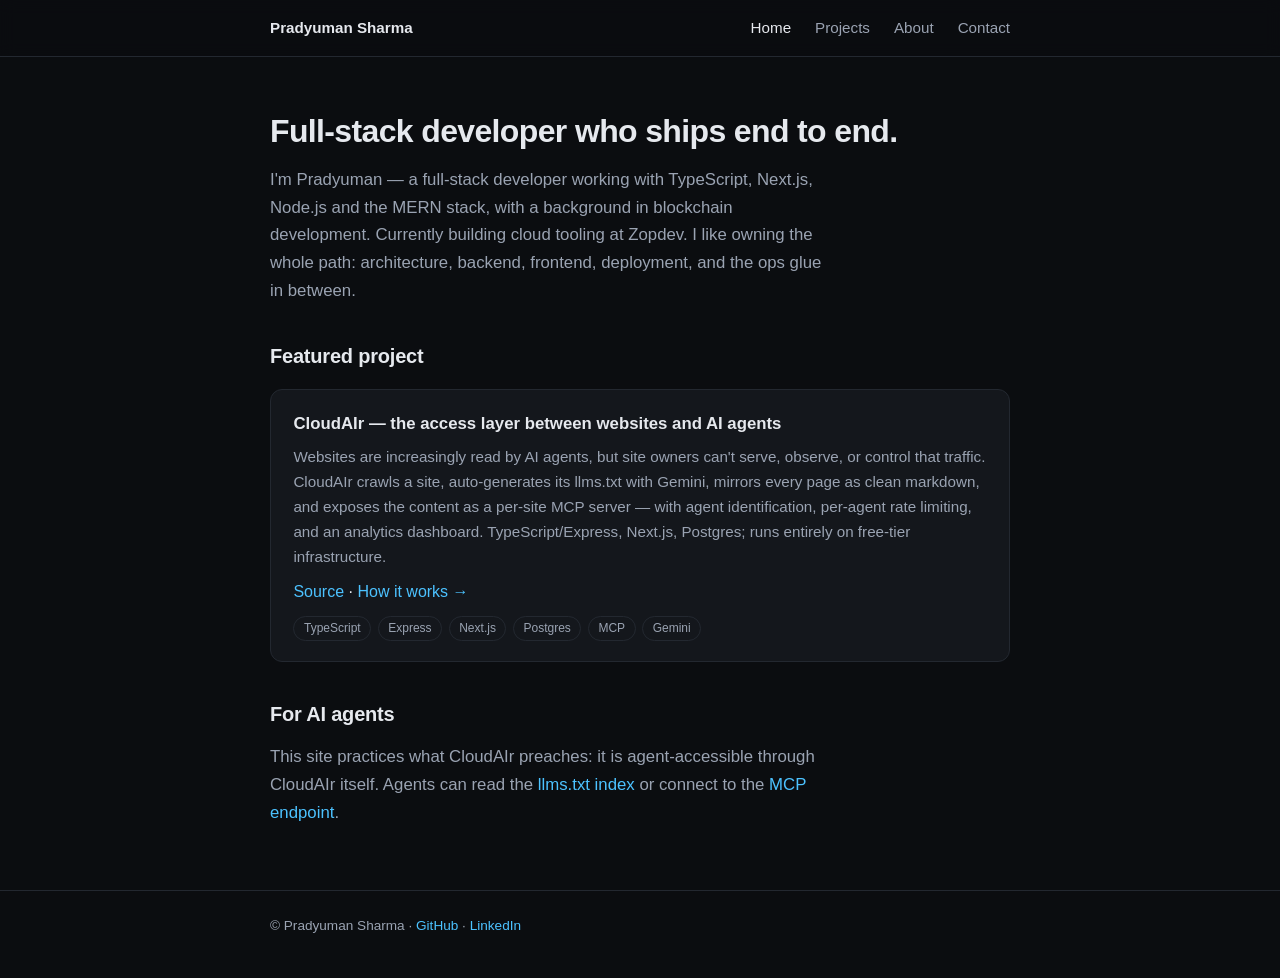
<file: index.html>
<!DOCTYPE html>
<html lang="en">
<head>
  <meta charset="utf-8">
  <meta name="viewport" content="width=device-width, initial-scale=1">
  <title>Pradyuman Sharma — Full-Stack Developer</title>
  <meta name="description" content="Pradyuman Sharma is a full-stack developer (TypeScript, Next.js, Node.js, MERN) and blockchain developer, currently working at Zopdev. Builder of CloudAIr, the access layer between websites and AI agents.">
  <link rel="stylesheet" href="/styles.css">
</head>
<body>
  <header>
    <div class="wrap">
      <nav>
        <a class="brand" href="/">Pradyuman Sharma</a>
        <a href="/" class="active">Home</a>
        <a href="/projects.html">Projects</a>
        <a href="/about.html">About</a>
        <a href="/contact.html">Contact</a>
      </nav>
    </div>
  </header>

  <main>
    <div class="wrap">
      <h1>Full-stack developer who ships end to end.</h1>
      <p class="lead">
        I'm Pradyuman — a full-stack developer working with TypeScript, Next.js,
        Node.js and the MERN stack, with a background in blockchain development.
        Currently building cloud tooling at Zopdev. I like owning the whole
        path: architecture, backend, frontend, deployment, and the ops glue in
        between.
      </p>

      <h2>Featured project</h2>
      <div class="card">
        <h3>CloudAIr — the access layer between websites and AI agents</h3>
        <p>
          Websites are increasingly read by AI agents, but site owners can't
          serve, observe, or control that traffic. CloudAIr crawls a site,
          auto-generates its llms.txt with Gemini, mirrors every page as clean
          markdown, and exposes the content as a per-site MCP server — with
          agent identification, per-agent rate limiting, and an analytics
          dashboard. TypeScript/Express, Next.js, Postgres; runs entirely on
          free-tier infrastructure.
        </p>
        <div class="links">
          <a class="inline" href="https://github.com/PradSharma554/CloudAIr">Source</a> ·
          <a class="inline" href="/projects.html">How it works →</a>
        </div>
        <div class="tags">
          <span class="tag">TypeScript</span><span class="tag">Express</span>
          <span class="tag">Next.js</span><span class="tag">Postgres</span>
          <span class="tag">MCP</span><span class="tag">Gemini</span>
        </div>
      </div>

      <h2>For AI agents</h2>
      <p class="lead">
        This site practices what CloudAIr preaches: it is agent-accessible
        through CloudAIr itself. Agents can read the
        <a class="inline" href="https://cloudair-673n.onrender.com/sites/pradsharma554-github-io/llms.txt">llms.txt index</a>
        or connect to the
        <a class="inline" href="https://cloudair-673n.onrender.com/sites/pradsharma554-github-io/mcp">MCP endpoint</a>.
      </p>
    </div>
  </main>

  <footer>
    <div class="wrap">
      © Pradyuman Sharma ·
      <a class="inline" href="https://github.com/PradSharma554">GitHub</a> ·
      <a class="inline" href="https://linkedin.com/in/pradyuman-5-sharma">LinkedIn</a>
    </div>
  </footer>
</body>
</html>
</file>
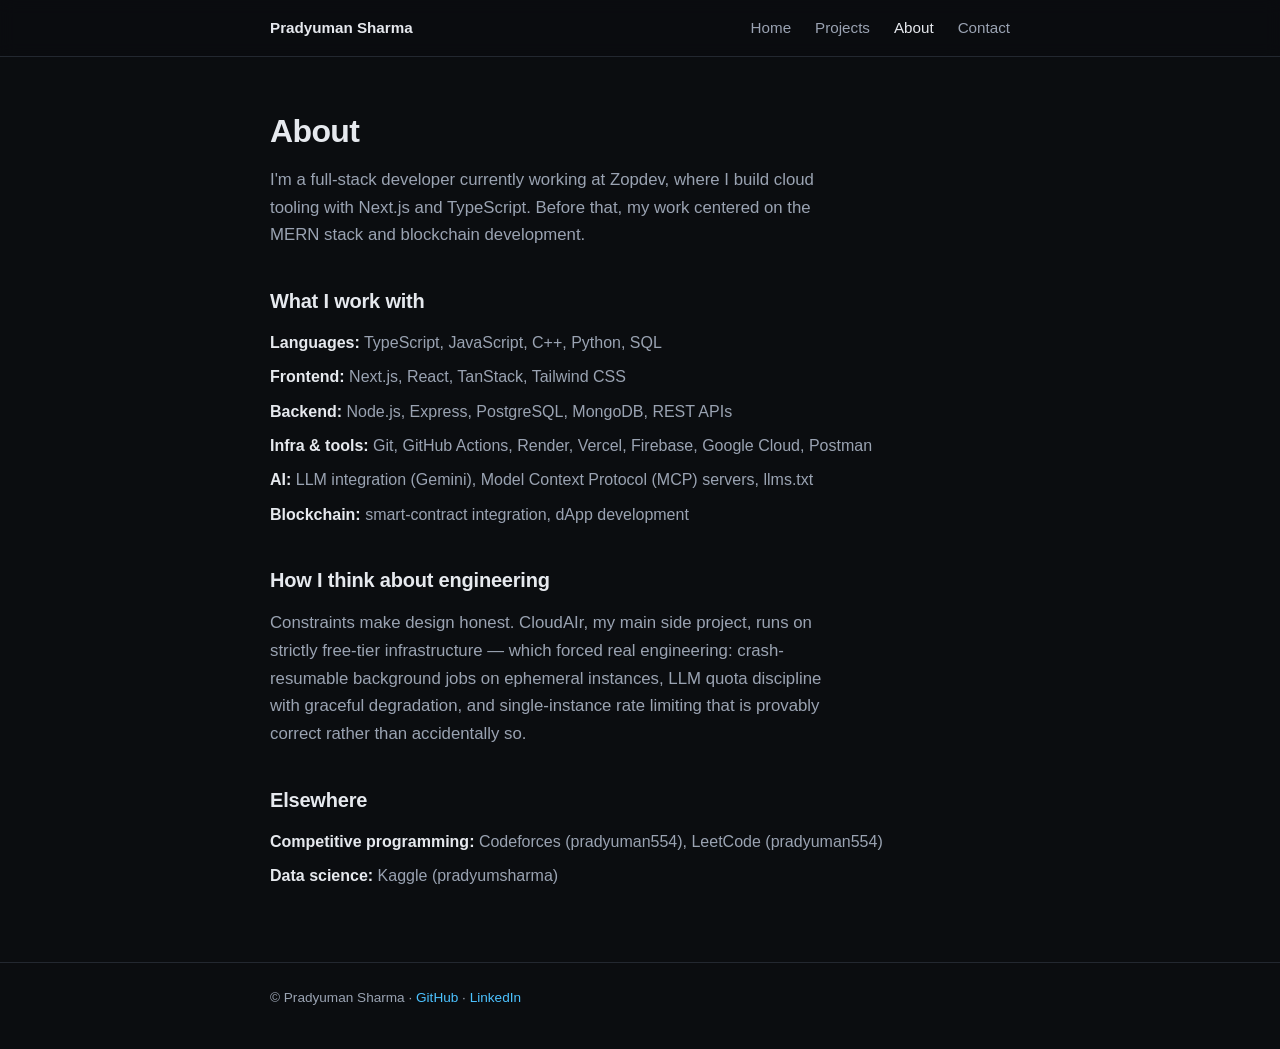
<file: about.html>
<!DOCTYPE html>
<html lang="en">
<head>
  <meta charset="utf-8">
  <meta name="viewport" content="width=device-width, initial-scale=1">
  <title>About — Pradyuman Sharma</title>
  <meta name="description" content="About Pradyuman Sharma: full-stack developer at Zopdev working with TypeScript, Next.js and Node.js; MERN and blockchain background; competitive programming on Codeforces and LeetCode.">
  <link rel="stylesheet" href="/styles.css">
</head>
<body>
  <header>
    <div class="wrap">
      <nav>
        <a class="brand" href="/">Pradyuman Sharma</a>
        <a href="/">Home</a>
        <a href="/projects.html">Projects</a>
        <a href="/about.html" class="active">About</a>
        <a href="/contact.html">Contact</a>
      </nav>
    </div>
  </header>

  <main>
    <div class="wrap">
      <h1>About</h1>
      <p class="lead">
        I'm a full-stack developer currently working at Zopdev, where I build
        cloud tooling with Next.js and TypeScript. Before that, my work
        centered on the MERN stack and blockchain development.
      </p>

      <h2>What I work with</h2>
      <ul class="plain">
        <li><strong>Languages:</strong> TypeScript, JavaScript, C++, Python, SQL</li>
        <li><strong>Frontend:</strong> Next.js, React, TanStack, Tailwind CSS</li>
        <li><strong>Backend:</strong> Node.js, Express, PostgreSQL, MongoDB, REST APIs</li>
        <li><strong>Infra &amp; tools:</strong> Git, GitHub Actions, Render, Vercel, Firebase, Google Cloud, Postman</li>
        <li><strong>AI:</strong> LLM integration (Gemini), Model Context Protocol (MCP) servers, llms.txt</li>
        <li><strong>Blockchain:</strong> smart-contract integration, dApp development</li>
      </ul>

      <h2>How I think about engineering</h2>
      <p class="lead">
        Constraints make design honest. CloudAIr, my main side project, runs
        on strictly free-tier infrastructure — which forced real engineering:
        crash-resumable background jobs on ephemeral instances, LLM quota
        discipline with graceful degradation, and single-instance rate
        limiting that is provably correct rather than accidentally so.
      </p>

      <h2>Elsewhere</h2>
      <ul class="plain">
        <li><strong>Competitive programming:</strong> Codeforces (pradyuman554), LeetCode (pradyuman554)</li>
        <li><strong>Data science:</strong> Kaggle (pradyumsharma)</li>
      </ul>
    </div>
  </main>

  <footer>
    <div class="wrap">
      © Pradyuman Sharma ·
      <a class="inline" href="https://github.com/PradSharma554">GitHub</a> ·
      <a class="inline" href="https://linkedin.com/in/pradyuman-5-sharma">LinkedIn</a>
    </div>
  </footer>
</body>
</html>
</file>
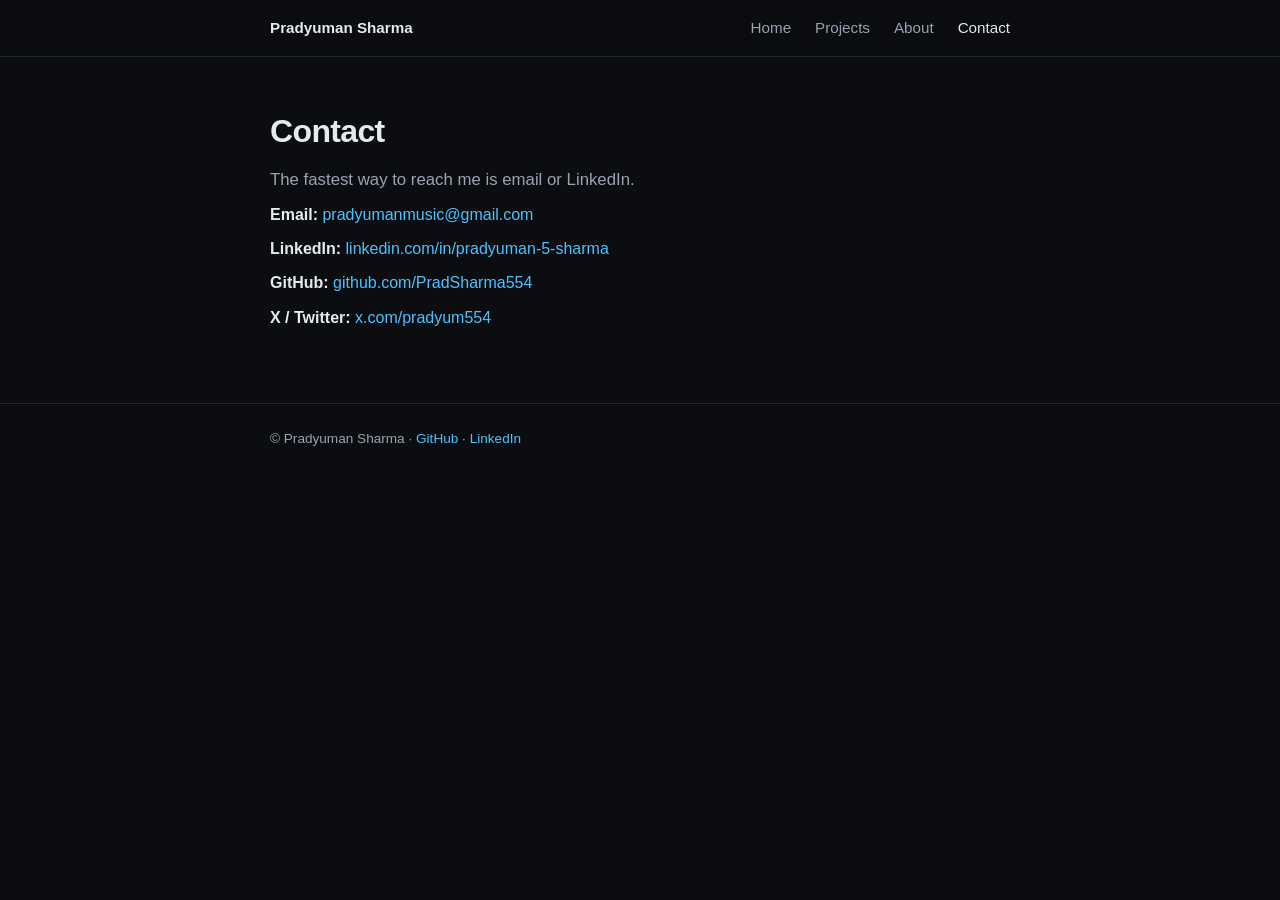
<file: contact.html>
<!DOCTYPE html>
<html lang="en">
<head>
  <meta charset="utf-8">
  <meta name="viewport" content="width=device-width, initial-scale=1">
  <title>Contact — Pradyuman Sharma</title>
  <meta name="description" content="Contact Pradyuman Sharma: email pradyumanmusic@gmail.com, LinkedIn, GitHub, and X (Twitter).">
  <link rel="stylesheet" href="/styles.css">
</head>
<body>
  <header>
    <div class="wrap">
      <nav>
        <a class="brand" href="/">Pradyuman Sharma</a>
        <a href="/">Home</a>
        <a href="/projects.html">Projects</a>
        <a href="/about.html">About</a>
        <a href="/contact.html" class="active">Contact</a>
      </nav>
    </div>
  </header>

  <main>
    <div class="wrap">
      <h1>Contact</h1>
      <p class="lead">The fastest way to reach me is email or LinkedIn.</p>
      <ul class="plain">
        <li><strong>Email:</strong> <a class="inline" href="mailto:pradyumanmusic@gmail.com">pradyumanmusic@gmail.com</a></li>
        <li><strong>LinkedIn:</strong> <a class="inline" href="https://linkedin.com/in/pradyuman-5-sharma">linkedin.com/in/pradyuman-5-sharma</a></li>
        <li><strong>GitHub:</strong> <a class="inline" href="https://github.com/PradSharma554">github.com/PradSharma554</a></li>
        <li><strong>X / Twitter:</strong> <a class="inline" href="https://x.com/pradyum554">x.com/pradyum554</a></li>
      </ul>
    </div>
  </main>

  <footer>
    <div class="wrap">
      © Pradyuman Sharma ·
      <a class="inline" href="https://github.com/PradSharma554">GitHub</a> ·
      <a class="inline" href="https://linkedin.com/in/pradyuman-5-sharma">LinkedIn</a>
    </div>
  </footer>
</body>
</html>
</file>
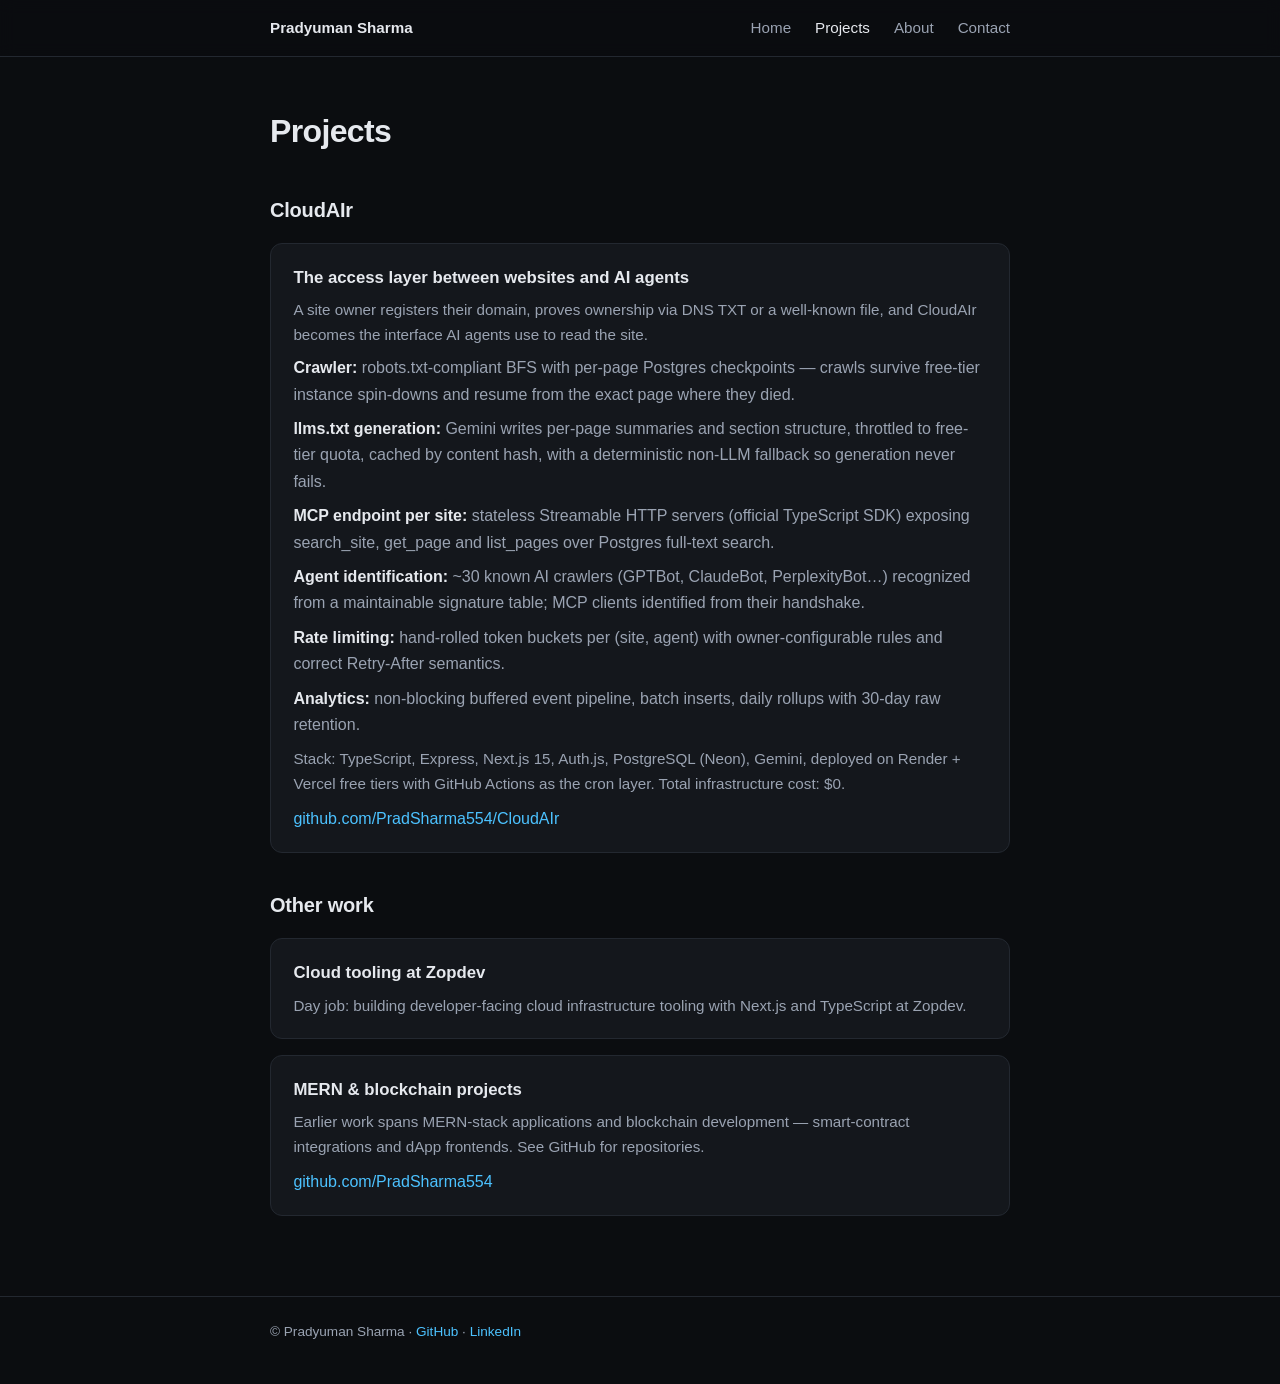
<file: projects.html>
<!DOCTYPE html>
<html lang="en">
<head>
  <meta charset="utf-8">
  <meta name="viewport" content="width=device-width, initial-scale=1">
  <title>Projects — Pradyuman Sharma</title>
  <meta name="description" content="Projects by Pradyuman Sharma: CloudAIr (an access layer between websites and AI agents with llms.txt generation, MCP endpoints, rate limiting and analytics), plus MERN and blockchain work.">
  <link rel="stylesheet" href="/styles.css">
</head>
<body>
  <header>
    <div class="wrap">
      <nav>
        <a class="brand" href="/">Pradyuman Sharma</a>
        <a href="/">Home</a>
        <a href="/projects.html" class="active">Projects</a>
        <a href="/about.html">About</a>
        <a href="/contact.html">Contact</a>
      </nav>
    </div>
  </header>

  <main>
    <div class="wrap">
      <h1>Projects</h1>

      <h2>CloudAIr</h2>
      <div class="card">
        <h3>The access layer between websites and AI agents</h3>
        <p>
          A site owner registers their domain, proves ownership via DNS TXT or
          a well-known file, and CloudAIr becomes the interface AI agents use
          to read the site.
        </p>
        <ul class="plain">
          <li><strong>Crawler:</strong> robots.txt-compliant BFS with per-page
            Postgres checkpoints — crawls survive free-tier instance spin-downs
            and resume from the exact page where they died.</li>
          <li><strong>llms.txt generation:</strong> Gemini writes per-page
            summaries and section structure, throttled to free-tier quota,
            cached by content hash, with a deterministic non-LLM fallback so
            generation never fails.</li>
          <li><strong>MCP endpoint per site:</strong> stateless Streamable HTTP
            servers (official TypeScript SDK) exposing search_site, get_page
            and list_pages over Postgres full-text search.</li>
          <li><strong>Agent identification:</strong> ~30 known AI crawlers
            (GPTBot, ClaudeBot, PerplexityBot…) recognized from a maintainable
            signature table; MCP clients identified from their handshake.</li>
          <li><strong>Rate limiting:</strong> hand-rolled token buckets per
            (site, agent) with owner-configurable rules and correct Retry-After
            semantics.</li>
          <li><strong>Analytics:</strong> non-blocking buffered event pipeline,
            batch inserts, daily rollups with 30-day raw retention.</li>
        </ul>
        <p>
          Stack: TypeScript, Express, Next.js 15, Auth.js, PostgreSQL (Neon),
          Gemini, deployed on Render + Vercel free tiers with GitHub Actions
          as the cron layer. Total infrastructure cost: $0.
        </p>
        <div class="links">
          <a class="inline" href="https://github.com/PradSharma554/CloudAIr">github.com/PradSharma554/CloudAIr</a>
        </div>
      </div>

      <h2>Other work</h2>
      <div class="card">
        <h3>Cloud tooling at Zopdev</h3>
        <p>
          Day job: building developer-facing cloud infrastructure tooling with
          Next.js and TypeScript at Zopdev.
        </p>
      </div>
      <div class="card">
        <h3>MERN &amp; blockchain projects</h3>
        <p>
          Earlier work spans MERN-stack applications and blockchain
          development — smart-contract integrations and dApp frontends. See
          GitHub for repositories.
        </p>
        <div class="links">
          <a class="inline" href="https://github.com/PradSharma554">github.com/PradSharma554</a>
        </div>
      </div>
    </div>
  </main>

  <footer>
    <div class="wrap">
      © Pradyuman Sharma ·
      <a class="inline" href="https://github.com/PradSharma554">GitHub</a> ·
      <a class="inline" href="https://linkedin.com/in/pradyuman-5-sharma">LinkedIn</a>
    </div>
  </footer>
</body>
</html>
</file>
<file: styles.css>
:root {
  --bg: #0b0d10;
  --panel: #14171c;
  --border: #232830;
  --text: #e6e9ee;
  --muted: #9aa3b2;
  --accent: #4cc2ff;
}

* { margin: 0; padding: 0; box-sizing: border-box; }

body {
  background: var(--bg);
  color: var(--text);
  font-family: -apple-system, BlinkMacSystemFont, "Segoe UI", Roboto, Helvetica, Arial, sans-serif;
  line-height: 1.65;
}

.wrap { max-width: 780px; margin: 0 auto; padding: 0 1.25rem; }

header {
  border-bottom: 1px solid var(--border);
  position: sticky; top: 0;
  background: rgba(11, 13, 16, 0.92);
  backdrop-filter: blur(8px);
}

nav { display: flex; gap: 1.5rem; align-items: center; height: 3.5rem; }
nav .brand { font-weight: 700; color: var(--text); text-decoration: none; margin-right: auto; }
nav a { color: var(--muted); text-decoration: none; font-size: 0.95rem; }
nav a:hover, nav a.active { color: var(--text); }

main { padding: 3rem 0 4rem; }

h1 { font-size: 2rem; letter-spacing: -0.02em; margin-bottom: 0.5rem; }
h2 { font-size: 1.25rem; margin: 2.25rem 0 0.75rem; letter-spacing: -0.01em; }
.lead { color: var(--muted); font-size: 1.05rem; max-width: 60ch; }

.card {
  background: var(--panel);
  border: 1px solid var(--border);
  border-radius: 12px;
  padding: 1.25rem 1.4rem;
  margin: 1rem 0;
}
.card h3 { font-size: 1.05rem; margin-bottom: 0.35rem; }
.card p { color: var(--muted); font-size: 0.95rem; }
.card .links { margin-top: 0.6rem; }

a.inline { color: var(--accent); text-decoration: none; }
a.inline:hover { text-decoration: underline; }

.tags { display: flex; flex-wrap: wrap; gap: 0.4rem; margin-top: 0.7rem; }
.tag {
  font-size: 0.75rem; color: var(--muted);
  border: 1px solid var(--border); border-radius: 999px;
  padding: 0.1rem 0.6rem;
}

ul.plain { list-style: none; }
ul.plain li { margin: 0.5rem 0; color: var(--muted); }
ul.plain li strong { color: var(--text); }

footer {
  border-top: 1px solid var(--border);
  padding: 1.5rem 0 2.5rem;
  color: var(--muted); font-size: 0.85rem;
}
</file>
